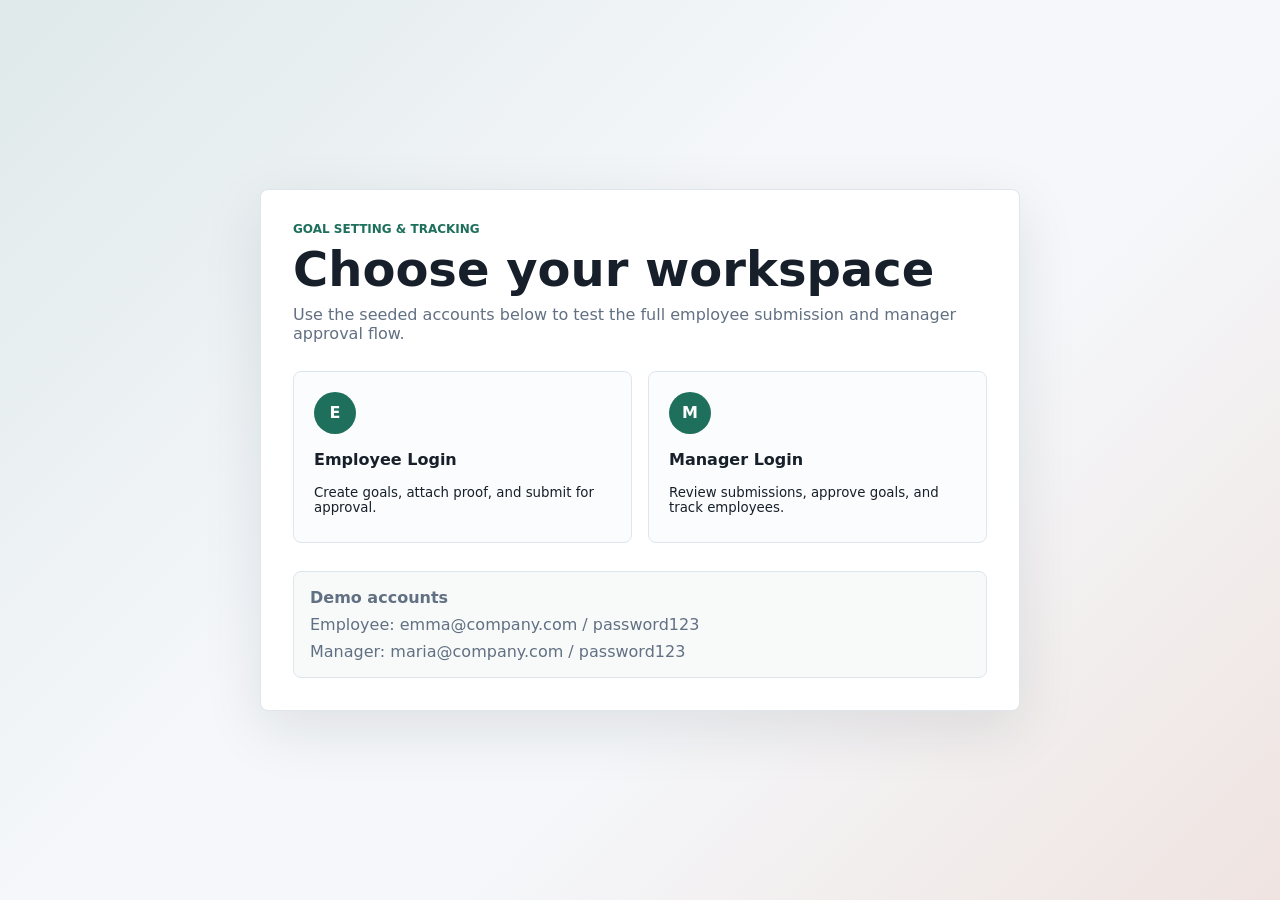
<file: index.html>
<!doctype html>
<html lang="en">
  <head>
    <meta charset="UTF-8" />
    <meta name="viewport" content="width=device-width, initial-scale=1.0" />
    <title>GoalTrack</title>
    <link rel="stylesheet" href="styles.css" />
  </head>
  <body>
    <main class="auth-shell">
      <section class="auth-panel">
        <div>
          <p class="eyebrow">Goal Setting & Tracking</p>
          <h1>Choose your workspace</h1>
          <p class="muted">Use the seeded accounts below to test the full employee submission and manager approval flow.</p>
        </div>

        <div class="role-grid">
          <a class="role-card" href="employee-login.html">
            <span class="role-icon">E</span>
            <strong>Employee Login</strong>
            <small>Create goals, attach proof, and submit for approval.</small>
          </a>
          <a class="role-card" href="manager-login.html">
            <span class="role-icon">M</span>
            <strong>Manager Login</strong>
            <small>Review submissions, approve goals, and track employees.</small>
          </a>
        </div>

        <div class="demo-box">
          <strong>Demo accounts</strong>
          <span>Employee: emma@company.com / password123</span>
          <span>Manager: maria@company.com / password123</span>
        </div>
      </section>
    </main>
    <script src="app.js"></script>
  </body>
</html>
</file>
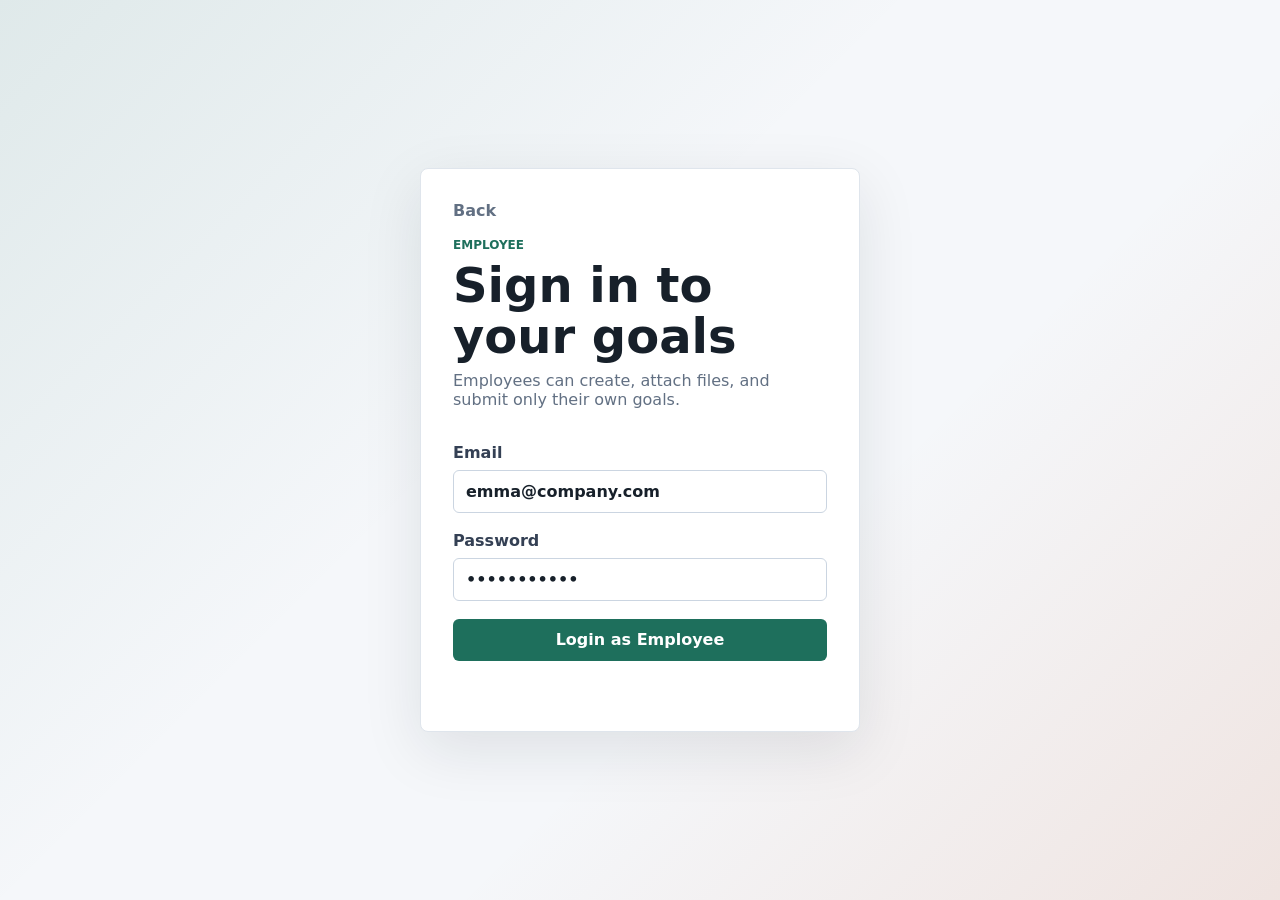
<file: employee-dashboard.html>
<!doctype html>
<html lang="en">
  <head>
    <meta charset="UTF-8" />
    <meta name="viewport" content="width=device-width, initial-scale=1.0" />
    <title>Employee Dashboard | GoalTrack</title>
    <link rel="stylesheet" href="styles.css" />
  </head>
  <body data-page="employee">
    <header class="topbar">
      <div>
        <p class="eyebrow">Employee Dashboard</p>
        <h1 id="employeeName">My Goals</h1>
      </div>
      <button class="ghost-button" data-logout>Logout</button>
    </header>

    <main class="dashboard">
      <section class="summary-strip">
        <div>
          <span>Status</span>
          <strong id="goalStatus">Draft</strong>
        </div>
        <div>
          <span>Goals</span>
          <strong id="goalCount">0 / 8</strong>
        </div>
        <div>
          <span>Total Weightage</span>
          <strong id="totalWeight">0%</strong>
        </div>
      </section>

      <section class="workspace-grid">
        <form id="goalForm" class="panel goal-form">
          <div class="panel-header">
            <h2>Create Goal</h2>
            <span class="badge draft" id="formStatusBadge">Draft</span>
          </div>
          <input type="hidden" name="goalId" />
          <label>
            Goal title
            <input name="title" required maxlength="80" placeholder="Improve customer onboarding" />
          </label>
          <label>
            Description
            <textarea name="description" required rows="4" placeholder="Describe what success looks like"></textarea>
          </label>
          <label>
            Target
            <input name="target" required placeholder="Reduce onboarding time by 20%" />
          </label>
          <label>
            Weightage
            <input name="weightage" type="number" min="10" max="100" step="1" required placeholder="20" />
          </label>
          <label>
            Proof / attachment
            <input name="file" type="file" accept=".pdf,.doc,.docx,.png,.jpg,.jpeg,.gif,.webp" />
          </label>
          <p class="muted compact">Save each goal as a draft first. Submit is allowed only when all saved goals total exactly 100%.</p>
          <div class="button-row">
            <button class="primary-button" type="submit">Save Draft Goal</button>
            <button class="ghost-button" type="button" id="resetForm">Clear</button>
          </div>
          <p class="form-error" role="alert"></p>
          <p class="form-success" role="status"></p>
        </form>

        <section class="panel">
          <div class="panel-header">
            <h2>My Goal List</h2>
            <button class="primary-button" id="submitGoals" type="button">Submit Goals</button>
          </div>
          <p class="muted compact" id="submitHelp">Submit requires 1-8 saved goals, each at least 10%, with total weightage exactly 100%.</p>
          <p class="form-error" id="submitError" role="alert"></p>
          <div id="employeeGoals" class="goal-list"></div>
        </section>
      </section>
    </main>
    <script src="app.js"></script>
  </body>
</html>
</file>
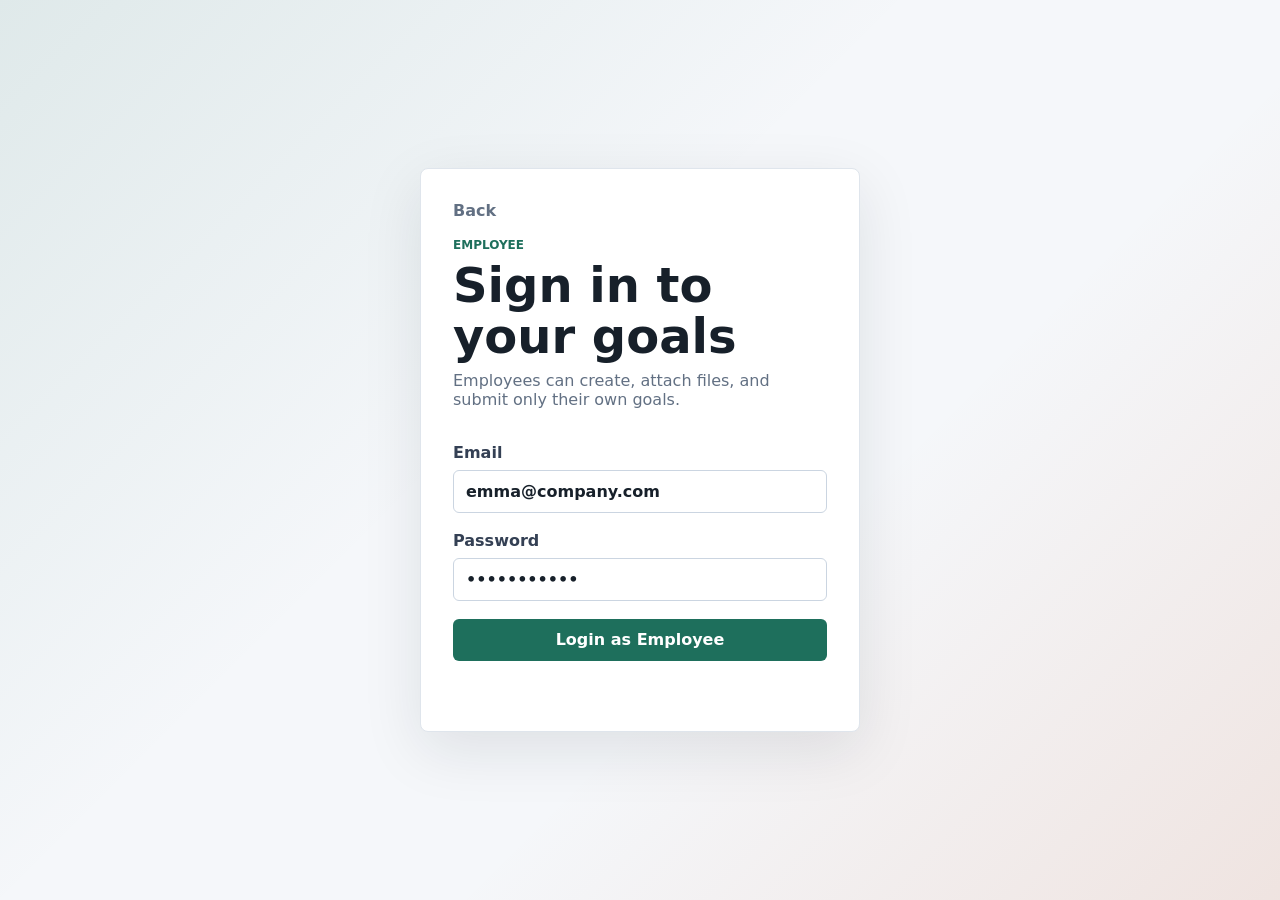
<file: employee-login.html>
<!doctype html>
<html lang="en">
  <head>
    <meta charset="UTF-8" />
    <meta name="viewport" content="width=device-width, initial-scale=1.0" />
    <title>Employee Login | GoalTrack</title>
    <link rel="stylesheet" href="styles.css" />
  </head>
  <body>
    <main class="auth-shell">
      <form class="auth-panel login-form" data-login-role="employee">
        <a class="back-link" href="index.html">Back</a>
        <div>
          <p class="eyebrow">Employee</p>
          <h1>Sign in to your goals</h1>
          <p class="muted">Employees can create, attach files, and submit only their own goals.</p>
        </div>
        <label>
          Email
          <input type="email" name="email" value="emma@company.com" required />
        </label>
        <label>
          Password
          <input type="password" name="password" value="password123" required />
        </label>
        <button class="primary-button" type="submit">Login as Employee</button>
        <p class="form-error" role="alert"></p>
      </form>
    </main>
    <script src="app.js"></script>
  </body>
</html>
</file>
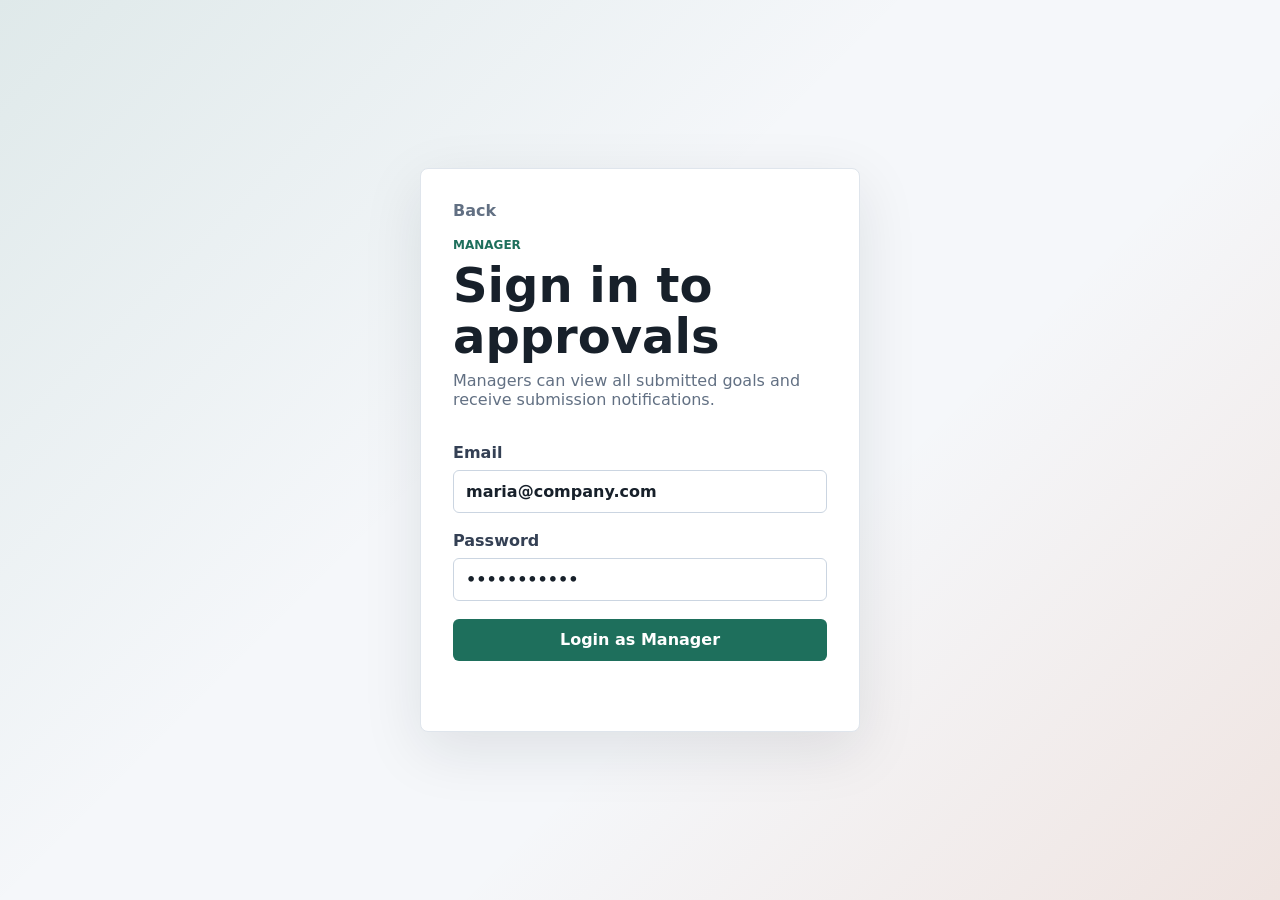
<file: manager-dashboard.html>
<!doctype html>
<html lang="en">
  <head>
    <meta charset="UTF-8" />
    <meta name="viewport" content="width=device-width, initial-scale=1.0" />
    <title>Manager Dashboard | GoalTrack</title>
    <link rel="stylesheet" href="styles.css" />
  </head>
  <body data-page="manager">
    <header class="topbar">
      <div>
        <p class="eyebrow">Manager Dashboard</p>
        <h1 id="managerName">Goal Approvals</h1>
      </div>
      <div class="top-actions">
        <button class="bell-button" id="notificationBell" type="button" aria-label="Notifications">
          <span class="bell-glyph" aria-hidden="true"></span>
          <strong id="notificationCount">0</strong>
        </button>
        <button class="ghost-button" data-logout>Logout</button>
      </div>
    </header>

    <main class="dashboard manager-layout">
      <aside class="panel notification-panel">
        <div class="panel-header">
          <h2>Notifications</h2>
        </div>
        <div id="notifications" class="notification-list"></div>
      </aside>

      <section class="panel">
        <div class="panel-header">
          <h2>Employees & Submitted Goals</h2>
          <span class="badge pending">Pending Approval</span>
        </div>
        <div id="managerEmployees" class="employee-list"></div>
      </section>
    </main>
    <script src="app.js"></script>
  </body>
</html>
</file>
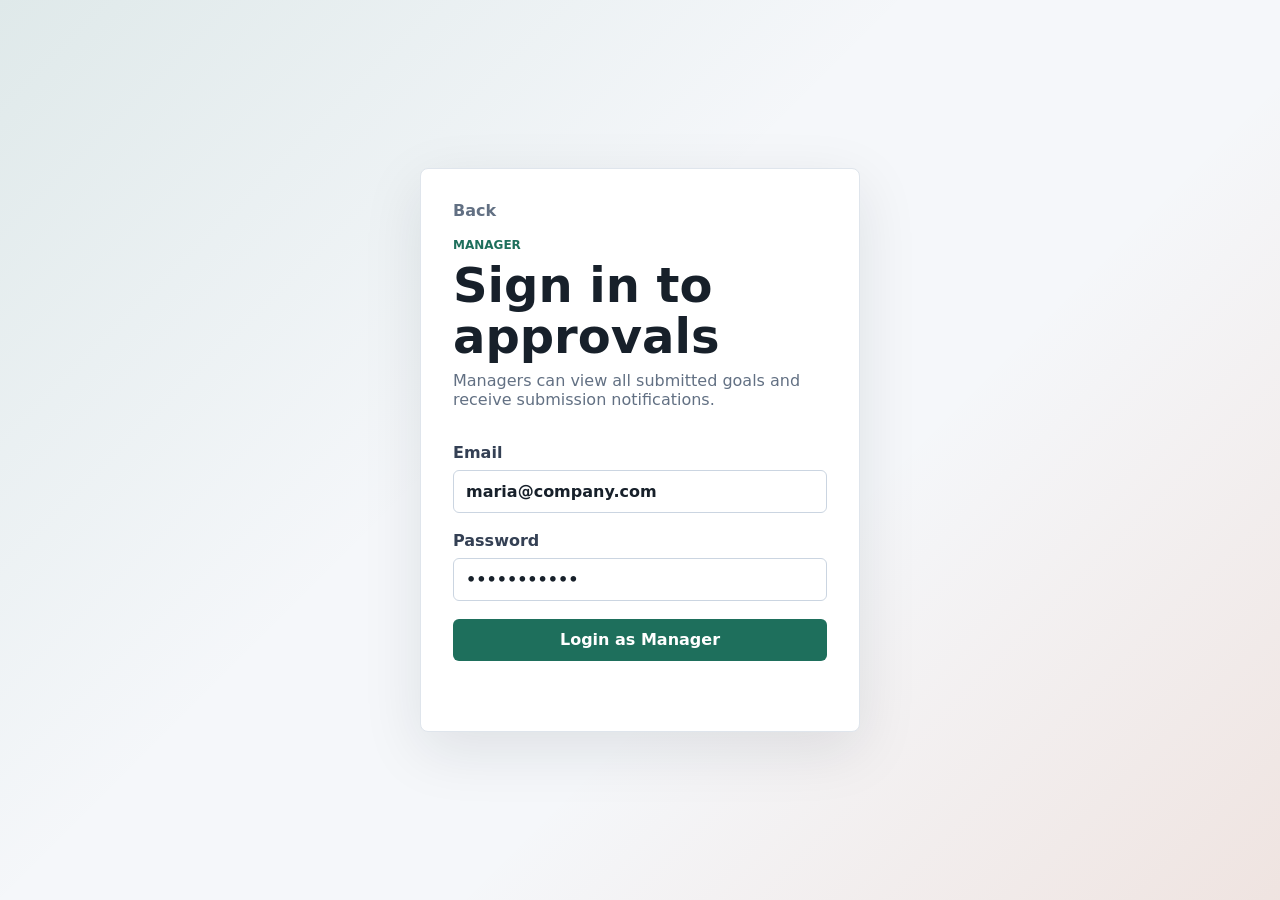
<file: manager-login.html>
<!doctype html>
<html lang="en">
  <head>
    <meta charset="UTF-8" />
    <meta name="viewport" content="width=device-width, initial-scale=1.0" />
    <title>Manager Login | GoalTrack</title>
    <link rel="stylesheet" href="styles.css" />
  </head>
  <body>
    <main class="auth-shell">
      <form class="auth-panel login-form" data-login-role="manager">
        <a class="back-link" href="index.html">Back</a>
        <div>
          <p class="eyebrow">Manager</p>
          <h1>Sign in to approvals</h1>
          <p class="muted">Managers can view all submitted goals and receive submission notifications.</p>
        </div>
        <label>
          Email
          <input type="email" name="email" value="maria@company.com" required />
        </label>
        <label>
          Password
          <input type="password" name="password" value="password123" required />
        </label>
        <button class="primary-button" type="submit">Login as Manager</button>
        <p class="form-error" role="alert"></p>
      </form>
    </main>
    <script src="app.js"></script>
  </body>
</html>
</file>
<file: styles.css>
:root {
  color-scheme: light;
  --ink: #17202a;
  --muted: #627083;
  --line: #dfe5ec;
  --panel: #ffffff;
  --page: #f5f7fa;
  --brand: #1e6f5c;
  --brand-strong: #174e43;
  --danger: #b42318;
  --pending-bg: #fff3cd;
  --pending-ink: #7a5b00;
  --approved-bg: #dff6e8;
  --approved-ink: #106b3d;
  --draft-bg: #e8eef5;
  --draft-ink: #43566d;
  font-family: Inter, ui-sans-serif, system-ui, -apple-system, BlinkMacSystemFont, "Segoe UI", sans-serif;
}

* {
  box-sizing: border-box;
}

body {
  margin: 0;
  min-height: 100vh;
  background: var(--page);
  color: var(--ink);
}

a {
  color: inherit;
}

button,
input,
textarea {
  font: inherit;
}

.auth-shell {
  min-height: 100vh;
  display: grid;
  place-items: center;
  padding: 24px;
  background:
    linear-gradient(135deg, rgba(30, 111, 92, 0.10), transparent 42%),
    linear-gradient(315deg, rgba(196, 88, 40, 0.12), transparent 38%),
    var(--page);
}

.auth-panel {
  width: min(760px, 100%);
  background: var(--panel);
  border: 1px solid var(--line);
  border-radius: 8px;
  padding: 32px;
  box-shadow: 0 18px 60px rgba(23, 32, 42, 0.10);
}

.login-form {
  max-width: 440px;
  display: grid;
  gap: 18px;
}

.eyebrow {
  margin: 0 0 8px;
  color: var(--brand);
  font-size: 12px;
  font-weight: 800;
  letter-spacing: 0;
  text-transform: uppercase;
}

h1,
h2,
h3,
h4,
p {
  margin-top: 0;
}

h1 {
  margin-bottom: 10px;
  font-size: clamp(30px, 5vw, 48px);
  line-height: 1.05;
}

h2 {
  margin-bottom: 0;
  font-size: 20px;
}

h3 {
  margin-bottom: 4px;
  font-size: 18px;
}

h4 {
  margin-bottom: 0;
  font-size: 16px;
}

.muted {
  color: var(--muted);
}

.compact {
  margin: -4px 0 0;
  font-size: 13px;
}

.role-grid {
  display: grid;
  grid-template-columns: repeat(2, minmax(0, 1fr));
  gap: 16px;
  margin: 28px 0;
}

.role-card {
  display: grid;
  gap: 10px;
  min-height: 172px;
  padding: 20px;
  text-decoration: none;
  border: 1px solid var(--line);
  border-radius: 8px;
  background: #fbfcfd;
}

.role-card:hover {
  border-color: var(--brand);
}

.role-icon {
  display: grid;
  place-items: center;
  width: 42px;
  height: 42px;
  border-radius: 50%;
  background: var(--brand);
  color: white;
  font-weight: 800;
}

.demo-box {
  display: grid;
  gap: 8px;
  padding: 16px;
  border: 1px solid var(--line);
  border-radius: 8px;
  background: #f7faf9;
  color: var(--muted);
}

.back-link {
  color: var(--muted);
  text-decoration: none;
  font-weight: 700;
}

label {
  display: grid;
  gap: 8px;
  color: #344054;
  font-weight: 700;
}

input,
textarea {
  width: 100%;
  border: 1px solid #cbd5e1;
  border-radius: 6px;
  padding: 11px 12px;
  background: white;
  color: var(--ink);
}

textarea {
  resize: vertical;
}

input:disabled,
textarea:disabled,
button:disabled {
  opacity: 0.55;
  cursor: not-allowed;
}

.primary-button,
.ghost-button,
.danger-button,
.bell-button {
  border: 0;
  border-radius: 6px;
  min-height: 42px;
  padding: 0 16px;
  font-weight: 800;
  cursor: pointer;
}

.primary-button {
  background: var(--brand);
  color: white;
}

.primary-button:hover:not(:disabled) {
  background: var(--brand-strong);
}

.ghost-button {
  background: #edf2f7;
  color: var(--ink);
}

.danger-button {
  background: #fee4e2;
  color: var(--danger);
}

.small {
  min-height: 34px;
  padding: 0 12px;
  font-size: 13px;
}

.form-error {
  min-height: 20px;
  margin: 0;
  color: var(--danger);
  font-weight: 700;
}

.form-success {
  min-height: 20px;
  margin: 0;
  color: var(--approved-ink);
  font-weight: 800;
}

.topbar {
  display: flex;
  align-items: center;
  justify-content: space-between;
  gap: 18px;
  padding: 22px clamp(18px, 4vw, 42px);
  background: white;
  border-bottom: 1px solid var(--line);
}

.topbar h1 {
  margin: 0;
  font-size: clamp(24px, 4vw, 34px);
}

.top-actions,
.button-row,
.goal-actions,
.employee-actions {
  display: flex;
  align-items: center;
  gap: 10px;
  flex-wrap: wrap;
}

.bell-button {
  position: relative;
  display: inline-flex;
  align-items: center;
  gap: 8px;
  background: #f3f6f8;
}

.bell-button strong {
  display: grid;
  place-items: center;
  min-width: 22px;
  height: 22px;
  border-radius: 999px;
  background: var(--brand);
  color: white;
  font-size: 12px;
}

.bell-glyph {
  position: relative;
  width: 18px;
  height: 18px;
  border: 2px solid var(--ink);
  border-bottom: 0;
  border-radius: 10px 10px 4px 4px;
}

.bell-glyph::before {
  content: "";
  position: absolute;
  left: -4px;
  right: -4px;
  bottom: -4px;
  height: 2px;
  background: var(--ink);
  border-radius: 999px;
}

.bell-glyph::after {
  content: "";
  position: absolute;
  left: 50%;
  bottom: -9px;
  width: 6px;
  height: 6px;
  transform: translateX(-50%);
  border-radius: 50%;
  background: var(--ink);
}

.dashboard {
  width: min(1180px, calc(100% - 32px));
  margin: 28px auto;
}

.summary-strip {
  display: grid;
  grid-template-columns: repeat(3, minmax(0, 1fr));
  gap: 14px;
  margin-bottom: 18px;
}

.summary-strip div,
.panel {
  background: var(--panel);
  border: 1px solid var(--line);
  border-radius: 8px;
}

.summary-strip div {
  padding: 18px;
}

.summary-strip span {
  display: block;
  margin-bottom: 8px;
  color: var(--muted);
  font-size: 13px;
  font-weight: 700;
}

.summary-strip strong {
  font-size: 22px;
}

.workspace-grid {
  display: grid;
  grid-template-columns: 380px minmax(0, 1fr);
  align-items: start;
  gap: 18px;
}

.manager-layout {
  display: grid;
  grid-template-columns: 320px minmax(0, 1fr);
  align-items: start;
  gap: 18px;
}

.panel {
  padding: 18px;
}

.goal-form {
  display: grid;
  gap: 16px;
}

.panel-header,
.goal-card-header,
.employee-header {
  display: flex;
  align-items: flex-start;
  justify-content: space-between;
  gap: 14px;
  margin-bottom: 16px;
}

.badge {
  display: inline-flex;
  align-items: center;
  min-height: 26px;
  border-radius: 999px;
  padding: 3px 10px;
  font-size: 12px;
  font-weight: 900;
}

.badge.pending {
  background: var(--pending-bg);
  color: var(--pending-ink);
}

.badge.approved {
  background: var(--approved-bg);
  color: var(--approved-ink);
}

.badge.draft {
  background: var(--draft-bg);
  color: var(--draft-ink);
}

.goal-list,
.employee-list,
.notification-list {
  display: grid;
  gap: 12px;
}

#submitHelp,
#submitError {
  margin-bottom: 14px;
}

.goal-card,
.employee-card {
  border: 1px solid var(--line);
  border-radius: 8px;
  padding: 16px;
  background: #fbfcfd;
}

.goal-card p {
  color: #344054;
}

.compact-card {
  background: white;
}

dl {
  display: grid;
  grid-template-columns: repeat(2, minmax(0, 1fr));
  gap: 10px;
  margin: 12px 0;
}

dt {
  color: var(--muted);
  font-size: 12px;
  font-weight: 800;
  text-transform: uppercase;
}

dd {
  margin: 4px 0 0;
  color: var(--ink);
  overflow-wrap: anywhere;
}

.attachment {
  display: flex;
  align-items: center;
  gap: 12px;
  flex-wrap: wrap;
  margin-top: 12px;
}

.attachment a {
  color: var(--brand);
  font-weight: 800;
}

.attachment-preview {
  width: 92px;
  height: 68px;
  border: 1px solid var(--line);
  border-radius: 6px;
  object-fit: cover;
  background: white;
}

.employee-header span {
  color: var(--muted);
}

.notification-item {
  display: grid;
  gap: 6px;
  width: 100%;
  min-height: 0;
  padding: 12px;
  text-align: left;
  border: 1px solid var(--line);
  border-radius: 8px;
  background: #fffaf0;
  cursor: pointer;
}

.notification-item.read {
  background: #f8fafc;
}

.notification-item span {
  color: var(--muted);
  font-size: 12px;
}

.empty-state {
  padding: 18px;
  border: 1px dashed #cbd5e1;
  border-radius: 8px;
  color: var(--muted);
  background: #f8fafc;
}

@media (max-width: 880px) {
  .role-grid,
  .summary-strip,
  .workspace-grid,
  .manager-layout {
    grid-template-columns: 1fr;
  }

  .topbar,
  .panel-header,
  .goal-card-header,
  .employee-header {
    align-items: stretch;
    flex-direction: column;
  }
}

@media (max-width: 560px) {
  .auth-panel {
    padding: 22px;
  }

  .dashboard {
    width: min(100% - 20px, 1180px);
  }

  dl {
    grid-template-columns: 1fr;
  }
}
</file>
